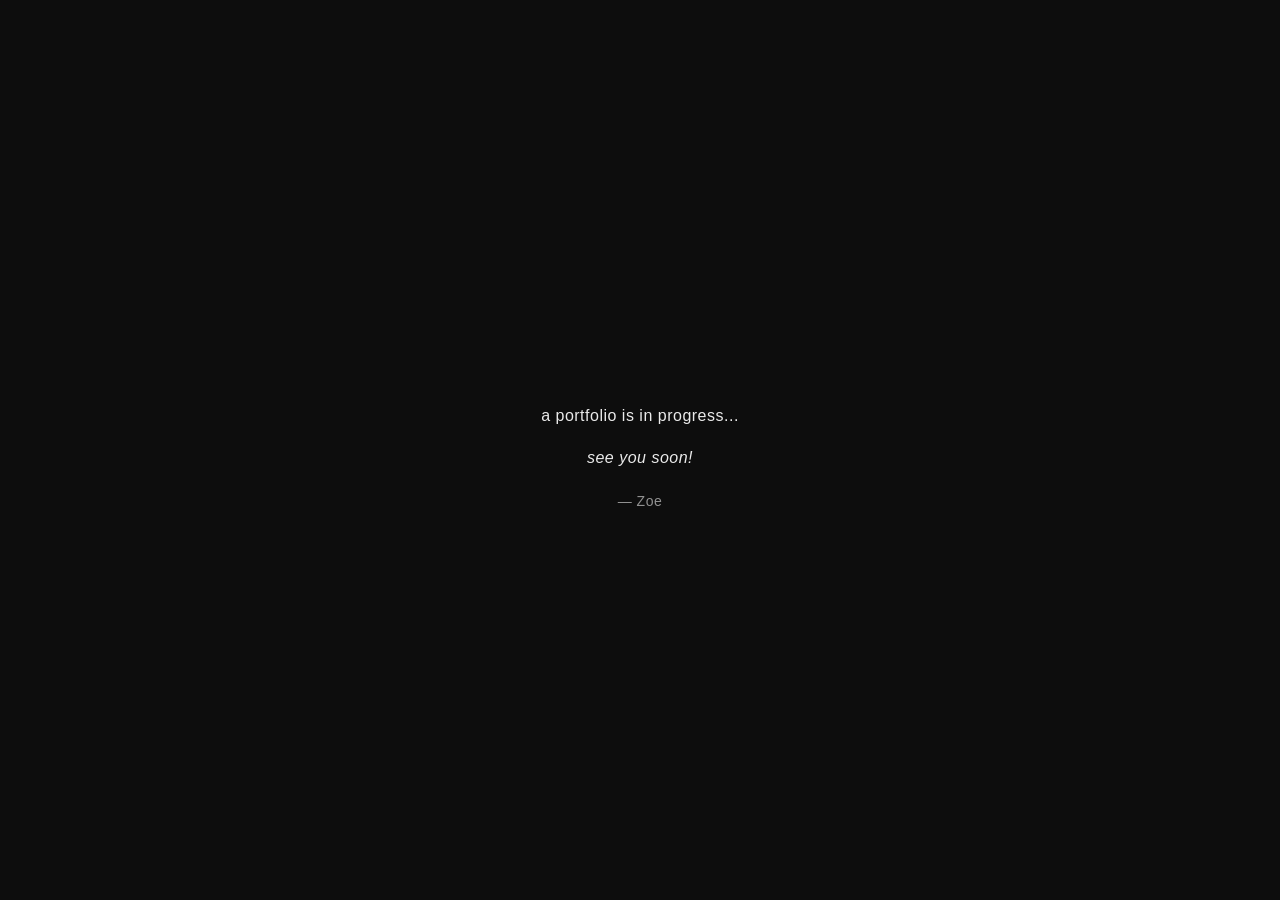
<file: index.html>
<!DOCTYPE html>
<html lang="en">
<head>
  <meta charset="UTF-8">
  <title>Zoe Deiss</title>

  <style>
    body {
      margin: 0;
      background: #0d0d0d;
      color: #eaeaea;
      font-family: Helvetica, Arial, sans-serif;
      display: flex;
      align-items: center;
      justify-content: center;
      height: 100vh;
      text-align: center;
    }

    .container {
      max-width: 400px;
      line-height: 1.6;
      font-size: 16px;
      letter-spacing: 0.5px;
    }

    .name {
      margin-top: 20px;
      font-size: 14px;
      opacity: 0.6;
    }
  </style>
</head>

<body>

  <div class="container">
    <p>a portfolio is in progress...</p>
    <p><i>see you soon!</i></p>
    <div class="name">— Zoe</div>
  </div>

</body>
</html>
</file>
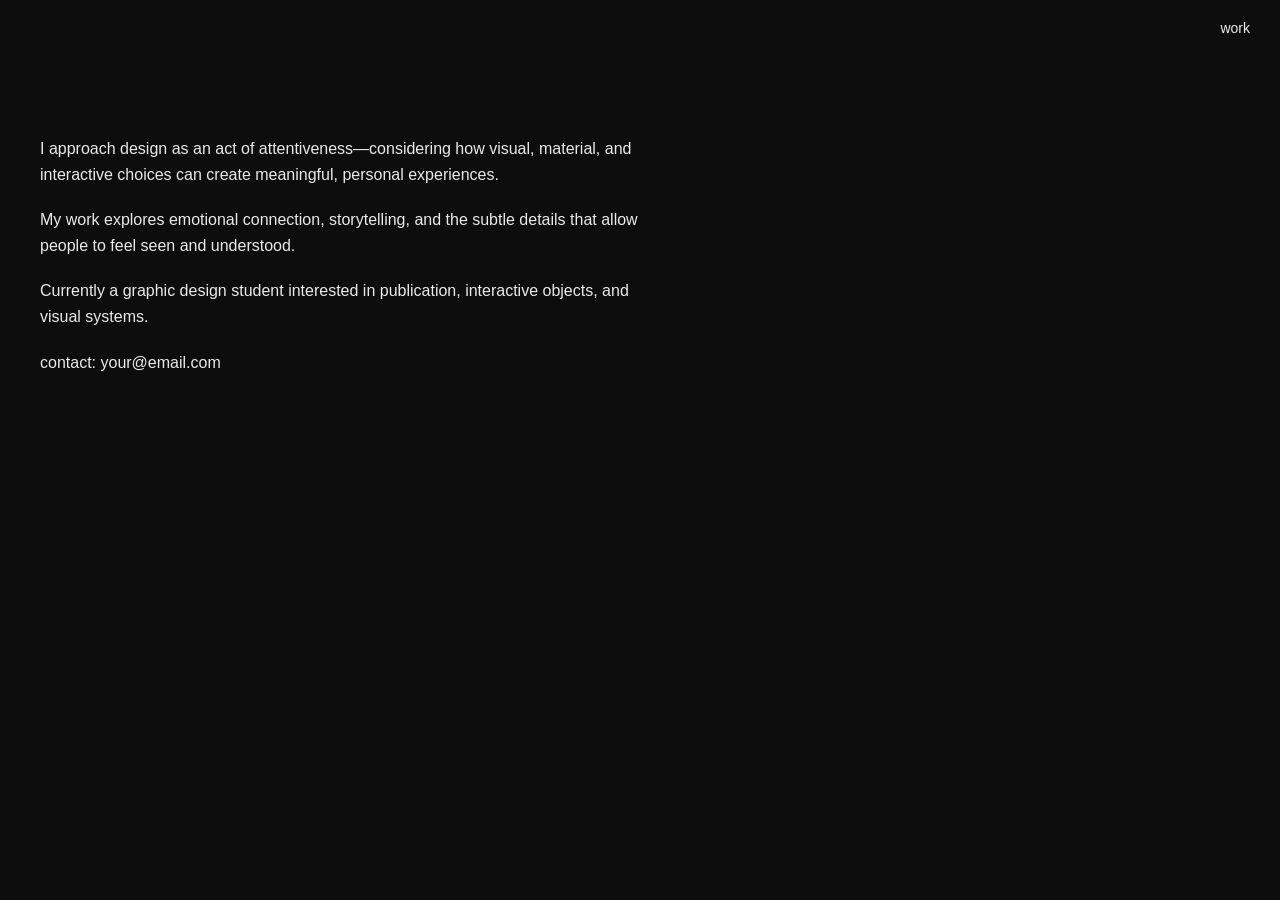
<file: about.html>
<!DOCTYPE html>
<html lang="en">
<head>
  <meta charset="UTF-8">
  <meta name="viewport" content="width=device-width, initial-scale=1.0">
  <title>about zoe</title>
  <link rel="stylesheet" href="css/styles.css">
</head>

<body>

<nav>
  <a href="index.html">work</a>
</nav>

<main class="about">

  <p>
    I approach design as an act of attentiveness—considering how visual, material, and interactive choices can create meaningful, personal experiences.
  </p>

  <p>
    My work explores emotional connection, storytelling, and the subtle details that allow people to feel seen and understood.
  </p>

  <p>
    Currently a graphic design student interested in publication, interactive objects, and visual systems.
  </p>

  <p>
    contact: your@email.com
  </p>

</main>

</body>
</html>
</file>
<file: css/styles.css>
body {
  background: #0d0d0d;
  color: #eaeaea;
  font-family: Helvetica, Arial, sans-serif;
  margin: 0;
  min-width: 320px;
}

/* NAV */
nav {
  position: fixed;
  top: 20px;
  right: 30px;
  z-index: 20;
  display: flex;
  flex-wrap: wrap;
  justify-content: flex-end;
  gap: 12px;
}

nav a {
  color: #eaeaea;
  text-decoration: none;
  font-size: 14px;
}

/* HOME */
.home {
  padding-bottom: 96px;
}

.secret-tagline {
  position: fixed;
  top: 22px;
  left: 50%;
  transform: translateX(-50%);
  z-index: 15;
  color: #111;
  font-family: Helvetica, Arial, sans-serif;
  font-size: 18px;
  font-style: italic;
  font-weight: 700;
  letter-spacing: 0.02em;
  text-align: center;
  transition: color 0.35s ease, text-shadow 0.35s ease;
}

.hero {
  min-height: 100svh;
  display: flex;
  align-items: center;
  justify-content: center;
  padding: 96px 40px 180px;
  box-sizing: border-box;
  position: relative;
  overflow: hidden;
}

.intro {
  max-width: 920px;
  text-align: center;
  display: grid;
  gap: 18px;
  line-height: 1.1;
}

.intro p {
  margin: 0;
}

.intro-name {
  font-size: clamp(4.5rem, 14vw, 10rem);
  font-weight: 700;
  letter-spacing: -0.05em;
  text-transform: lowercase;
}

.intro-statement {
  margin: 0 auto;
  max-width: 520px;
  color: #a3a3a3;
  font-size: clamp(1rem, 1.5vw, 1.2rem);
  line-height: 1.5;
}

.projects-shell {
  margin-top: calc(-1 * clamp(120px, 18vh, 180px));
  position: relative;
  z-index: 5;
}

.filters {
  display: flex;
  flex-wrap: wrap;
  gap: 12px;
  padding: 0 40px 18px;
  justify-content: center;
}

.filter-button {
  border: 1px solid rgba(255, 255, 255, 0.16);
  background: rgba(15, 15, 15, 0.78);
  backdrop-filter: blur(16px);
  color: #eaeaea;
  cursor: pointer;
  font: inherit;
  font-size: 14px;
  padding: 10px 16px;
  text-transform: lowercase;
  transition: background 0.3s ease, color 0.3s ease, border-color 0.3s ease;
}

.filter-button:hover,
.filter-button:focus-visible,
.filter-button.is-active {
  background: #eaeaea;
  border-color: #eaeaea;
  color: #0d0d0d;
}

/* GRID */
.grid {
  display: grid;
  grid-template-columns: repeat(2, minmax(0, 1fr));
  gap: 22px;
  padding: 40px;
  align-items: start;
}

.item {
  color: inherit;
  display: flex;
  flex-direction: column;
  gap: 16px;
  position: relative;
  text-decoration: none;
  overflow: hidden;
  background: rgba(255, 255, 255, 0.03);
  border: 1px solid rgba(255, 255, 255, 0.06);
  border-radius: 18px;
  padding: 16px;
  box-sizing: border-box;
}

.item img {
  aspect-ratio: 4 / 2.7;
  object-fit: cover;
  width: 100%;
  display: block;
  transition: transform 0.5s ease;
  border-radius: 12px;
}

.item:hover img {
  transform: scale(1.03);
}

.item-copy {
  display: grid;
  gap: 6px;
}

.item-copy h2 {
  font-size: 18px;
  font-weight: 400;
  margin: 0;
  text-transform: lowercase;
}

.item-copy p {
  color: #bdbdbd;
  line-height: 1.5;
  margin: 0;
}

.item.is-hidden {
  display: none;
}

.site-footer {
  position: fixed;
  bottom: 0;
  left: 0;
  right: 0;
  z-index: 20;
  display: flex;
  justify-content: space-between;
  align-items: center;
  gap: 20px;
  padding: 18px 30px 20px;
  background: linear-gradient(to top, rgba(13, 13, 13, 0.96), rgba(13, 13, 13, 0.68), transparent);
  backdrop-filter: blur(12px);
  box-sizing: border-box;
}

.site-footer,
.site-footer a {
  color: #d3d3d3;
  font-size: 13px;
  text-decoration: none;
}

/* PROJECT PAGE */
.project {
  padding: 120px 40px;
  max-width: 800px;
}

.project h1 {
  font-size: 32px;
  margin-bottom: 20px;
}

.description {
  margin-bottom: 40px;
  line-height: 1.6;
}

.images img {
  width: 100%;
  margin-bottom: 20px;
}

/* TEXT BLOCKS */
.text-block {
  margin-top: 40px;
}

.text-block h2 {
  font-size: 16px;
  margin-bottom: 10px;
}

.text-block p {
  line-height: 1.6;
}

/* ABOUT */
.about {
  padding: 120px 40px;
  max-width: 600px;
}

.about p {
  margin-bottom: 20px;
  line-height: 1.6;
}

@media (hover: hover) and (pointer: fine) {
  .secret-tagline:hover {
    color: #f0f0f0;
    text-shadow: 0 0 18px rgba(255, 255, 255, 0.18);
  }
}

@media (hover: none), (pointer: coarse) {
  .secret-tagline {
    display: none;
  }
}

@media (max-width: 900px) {
  .grid {
    grid-template-columns: 1fr;
  }

  .hero {
    padding-bottom: 150px;
  }

  .projects-shell {
    margin-top: -110px;
  }
}

@media (max-width: 640px) {
  nav {
    left: 20px;
    right: 20px;
    top: 16px;
  }

  .filters,
  .grid,
  .project,
  .about {
    padding-left: 20px;
    padding-right: 20px;
  }

  .project,
  .about {
    padding-top: 96px;
  }

  .hero {
    min-height: auto;
    padding: 120px 20px 64px;
    justify-content: flex-start;
  }

  .intro {
    text-align: left;
    gap: 14px;
  }

  .intro-name {
    font-size: clamp(3.4rem, 19vw, 5.8rem);
  }

  .intro-statement {
    margin: 0;
    max-width: 300px;
  }

  .projects-shell {
    margin-top: 0;
  }

  .grid {
    gap: 20px;
    padding-top: 24px;
  }

  .filter-button {
    width: 100%;
    text-align: left;
  }

  .site-footer {
    padding: 16px 20px 18px;
    font-size: 12px;
  }

  .project h1 {
    font-size: 26px;
  }
}
</file>
